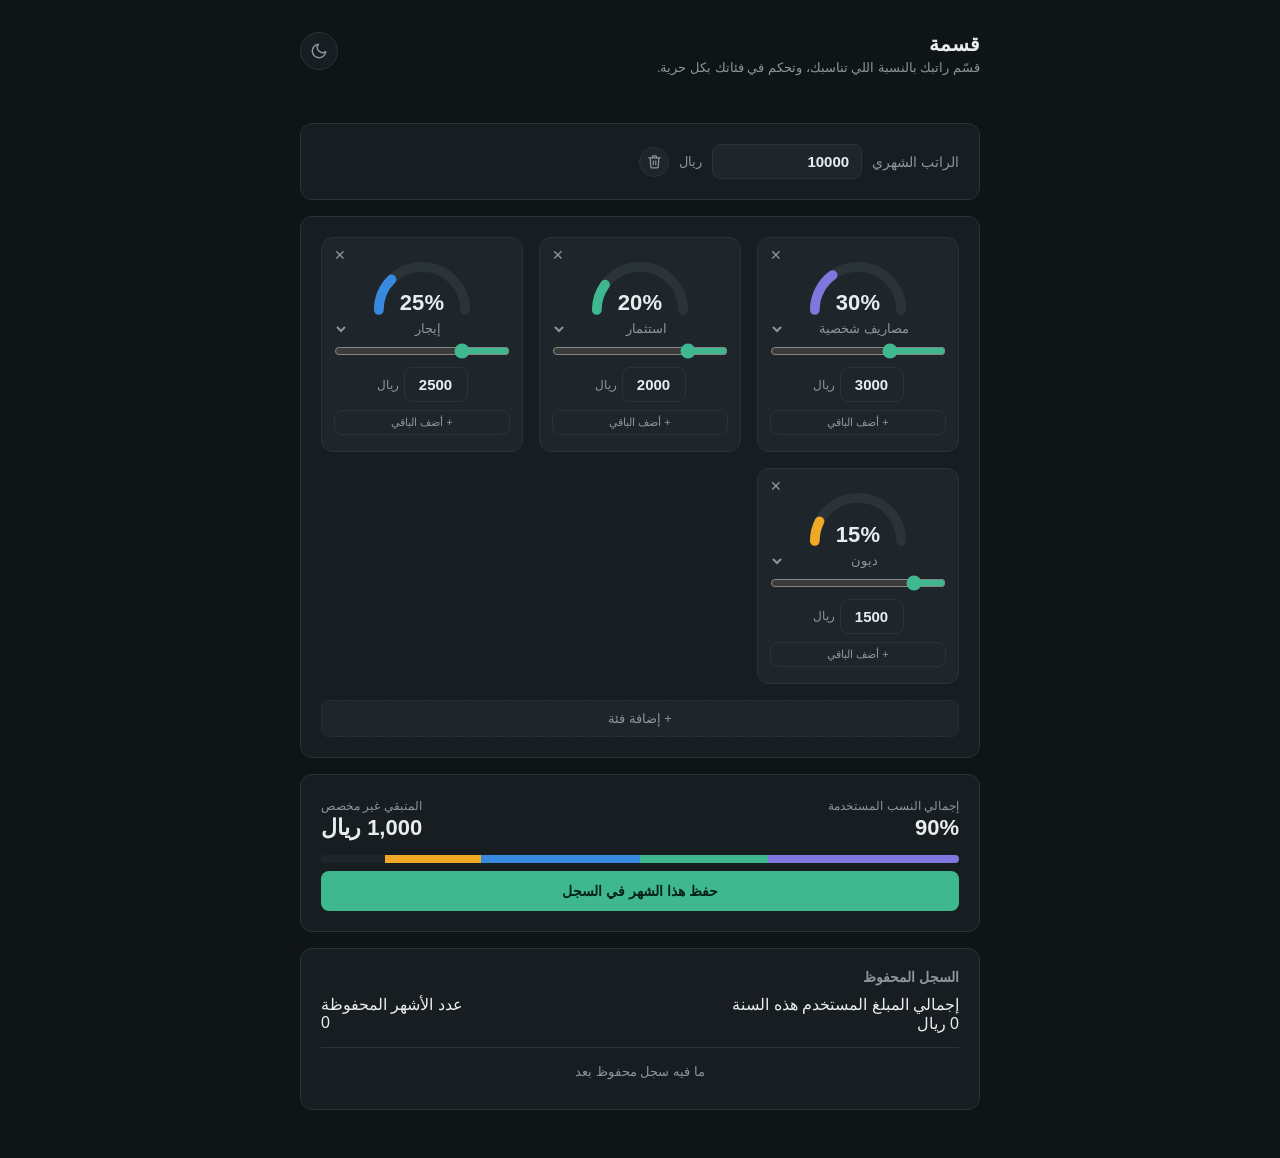
<file: index.html>
<!DOCTYPE html>
<html lang="ar" dir="rtl">
<head>
<meta charset="UTF-8">
<meta name="viewport" content="width=device-width, initial-scale=1.0, maximum-scale=1.0">
<meta name="mobile-web-app-capable" content="yes">
<meta name="apple-mobile-web-app-capable" content="yes">
<meta name="apple-mobile-web-app-status-bar-style" content="black-translucent">
<title>قسمة</title>
<!-- ملف التنسيق (الشكل والألوان والحركات) -->
<link rel="stylesheet" href="style.css">
</head>
<body>

<div class="wrap">

  <!-- الرأس: اسم التطبيق + زر تبديل الوضع الداكن/الفاتح -->
  <div class="top-row">
    <div>
      <h1>قسمة</h1>
      <p class="sub">قسّم راتبك بالنسبة اللي تناسبك، وتحكم في فئاتك بكل حرية.</p>
    </div>
    <button class="theme-btn" id="theme-toggle" aria-label="تبديل الوضع الداكن والفاتح">
      <svg id="theme-icon" viewBox="0 0 24 24" fill="none" stroke="currentColor" stroke-width="2" stroke-linecap="round" stroke-linejoin="round"></svg>
    </button>
  </div>

  <!-- بطاقة إدخال الراتب الشهري -->
  <div class="card">
    <div class="salary-row">
      <label for="salary">الراتب الشهري</label>
      <input type="number" id="salary" value="10000" min="0" step="100">
      <span style="font-size:13px; color: var(--text-dim);">ريال</span>
      <button class="reset-btn" id="reset-all" aria-label="مسح كل المبالغ والنسب">
        <svg viewBox="0 0 24 24" fill="none" stroke="currentColor" stroke-width="2" stroke-linecap="round" stroke-linejoin="round">
          <polyline points="3 6 5 6 21 6"></polyline>
          <path d="M19 6l-1 14a2 2 0 0 1-2 2H8a2 2 0 0 1-2-2L5 6"></path>
          <path d="M10 11v6M14 11v6"></path>
          <path d="M9 6V4a1 1 0 0 1 1-1h4a1 1 0 0 1 1 1v2"></path>
        </svg>
      </button>
    </div>
  </div>

  <!-- بطاقة الفئات: يتم تعبئتها ديناميكيًا بواسطة script.js -->
  <div class="card">
    <div class="cats-grid" id="cats"></div>
    <button class="add-btn" id="add-cat">+ إضافة فئة</button>
  </div>

  <!-- بطاقة الملخص: إجمالي النسب + المتبقي + زر الحفظ الشهري -->
  <div class="card">
    <div class="summary">
      <div>
        <div class="lbl">إجمالي النسب المستخدمة</div>
        <div class="val" id="total-pct">0%</div>
      </div>
      <div style="text-align:left;">
        <div class="lbl">المتبقي غير مخصص</div>
        <div class="val" id="remaining">0 ريال</div>
      </div>
    </div>
    <div class="bar" id="bar"></div>
    <button class="save-btn" id="save-month">حفظ هذا الشهر في السجل</button>
  </div>

  <!-- بطاقة السجل: إجمالي السنة + قائمة الأشهر المحفوظة -->
  <div class="card">
    <div class="section-title">السجل المحفوظ</div>
    <div class="year-total">
      <div>
        <div class="lbl">إجمالي المبلغ المستخدم هذه السنة</div>
        <div class="val" id="year-total-amt">0 ريال</div>
      </div>
      <div style="text-align:left;">
        <div class="lbl">عدد الأشهر المحفوظة</div>
        <div class="val" id="year-total-count">0</div>
      </div>
    </div>
    <div id="history"></div>
  </div>

</div>

<!-- ملف المنطق والتفاعل (JavaScript) -->
<script src="script.js"></script>
</body>
</html>
</file>
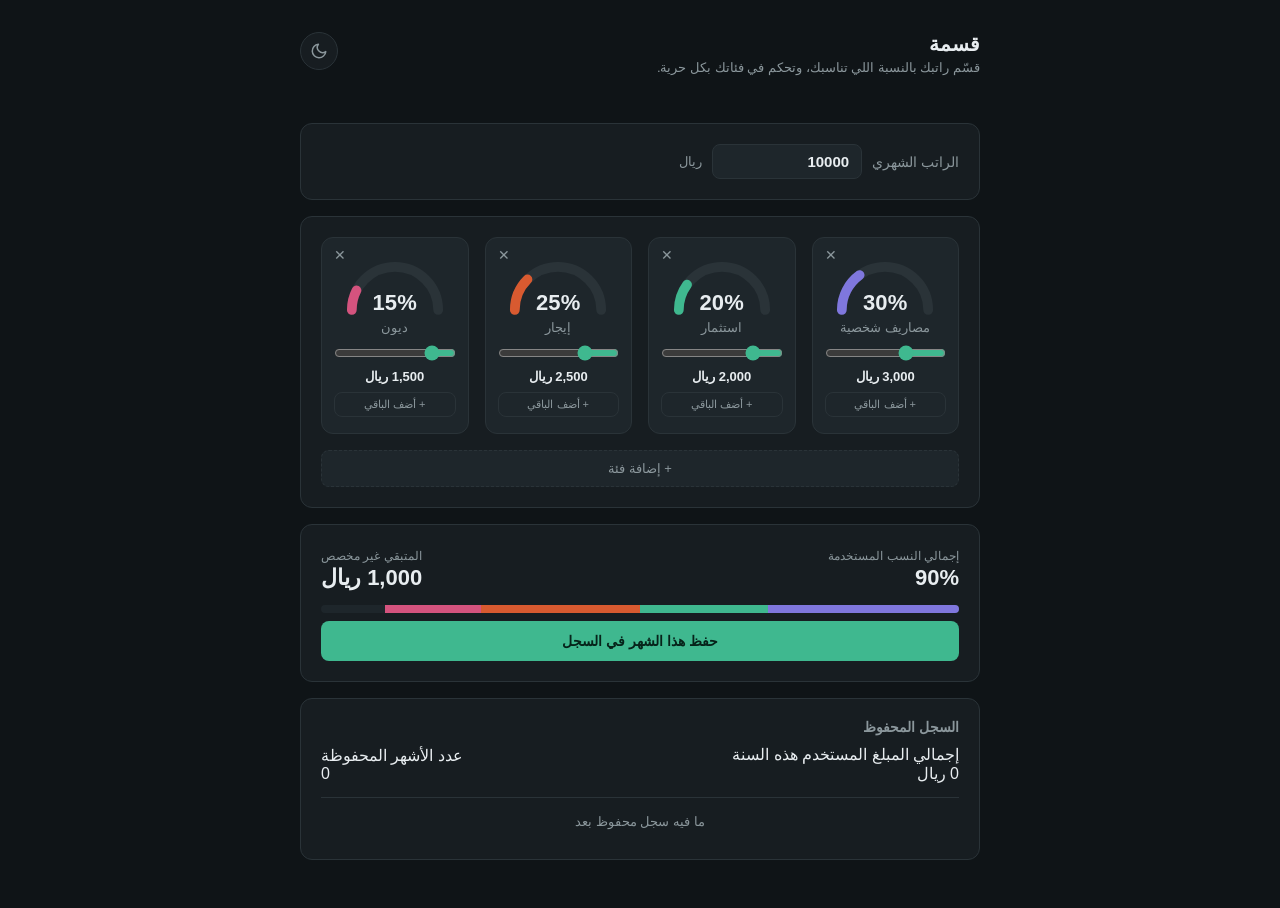
<file: salary_splitter (1).html>
<!DOCTYPE html>
<html lang="ar" dir="rtl">
<head>
<meta charset="UTF-8">
<title>مقسم الراتب</title>
<style>
  :root{
    --bg: #0f1417;
    --panel: #171d21;
    --panel-2: #1e262b;
    --border: #2a3338;
    --text: #e8edf0;
    --text-dim: #8b979c;
    --accent: #3fb88f;
    --danger: #e0645f;
    --radius: 12px;
  }
  :root[data-theme="light"]{
    --bg: #f4f6f7;
    --panel: #ffffff;
    --panel-2: #eef1f2;
    --border: #dde3e5;
    --text: #1c2427;
    --text-dim: #667075;
    --accent: #1f8f68;
    --danger: #c4403a;
  }
  *{box-sizing:border-box;}
  body{
    margin:0;
    font-family: "Segoe UI", Tahoma, Arial, sans-serif;
    background: var(--bg);
    color: var(--text);
    min-height: 100vh;
    padding: 32px 16px;
  }
  .wrap{
    max-width: 680px;
    margin: 0 auto;
  }
  h1{
    font-size: 20px;
    font-weight: 600;
    margin: 0 0 4px;
  }
  .sub{
    font-size: 13px;
    color: var(--text-dim);
    margin: 0 0 24px;
  }
  .card{
    background: var(--panel);
    border: 1px solid var(--border);
    border-radius: var(--radius);
    padding: 20px;
    margin-bottom: 16px;
  }
  .salary-row{
    display:flex;
    align-items:center;
    gap: 10px;
  }
  .salary-row label{
    font-size: 14px;
    color: var(--text-dim);
    white-space: nowrap;
  }
  input[type=number], input[type=text]{
    background: var(--panel-2);
    border: 1px solid var(--border);
    color: var(--text);
    border-radius: 8px;
    padding: 8px 12px;
    font-size: 15px;
    outline: none;
  }
  input[type=number]:focus, input[type=text]:focus{
    border-color: var(--accent);
  }
  #salary{ width: 150px; font-weight: 600; }

  .top-row{
    display:flex;
    justify-content:space-between;
    align-items:flex-start;
    margin-bottom: 24px;
  }
  .theme-btn{
    width: 38px;
    height: 38px;
    border-radius: 50%;
    background: var(--panel);
    border: 1px solid var(--border);
    color: var(--text-dim);
    cursor: pointer;
    display: flex;
    align-items: center;
    justify-content: center;
    flex-shrink: 0;
  }
  .theme-btn:hover{ color: var(--accent); border-color: var(--accent); }
  .theme-btn svg{ width: 18px; height: 18px; }

  .cats-grid{
    display: grid;
    grid-template-columns: repeat(auto-fit, minmax(140px, 1fr));
    gap: 16px;
  }
  .cat-card{
    position: relative;
    background: var(--panel-2);
    border: 1px solid var(--border);
    border-radius: var(--radius);
    padding: 14px 12px 16px;
    text-align: center;
  }
  .del-btn{
    position:absolute;
    top: 6px;
    left: 6px;
    background:none;
    border:none;
    color: var(--text-dim);
    cursor:pointer;
    font-size: 14px;
    padding: 4px 6px;
    line-height: 1;
  }
  .del-btn:hover{ color: var(--danger); }

  .gauge{
    position: relative;
    width: 108px;
    margin: 4px auto 2px;
  }
  .gauge svg{ width: 100%; height: auto; display:block; }
  .gauge path{ fill:none; stroke-width: 9; stroke-linecap: round; }
  .gauge-bg{ stroke: var(--border); }
  .gauge-label{
    position: absolute;
    left: 0; right: 0;
    bottom: 0;
    text-align: center;
    font-size: 22px;
    font-weight: 700;
    font-variant-numeric: tabular-nums;
    letter-spacing: 0.2px;
    color: var(--text);
  }

  .cat-name{
    display:block;
    width: 100%;
    text-align: center;
    font-size: 13px;
    background: transparent;
    border: none;
    color: var(--text-dim);
    padding: 2px 0 8px;
    margin-top: 2px;
  }
  .cat-name:focus{ outline: none; color: var(--text); }

  input[type=range]{
    width: 100%;
    accent-color: var(--accent);
    display:block;
    margin: 2px 0 8px;
  }
  .cat-amt{
    font-size: 13px;
    font-weight: 600;
    color: var(--text);
    margin-bottom: 8px;
  }

  .fill-btn{
    width: 100%;
    background: transparent;
    border: 1px solid var(--border);
    color: var(--text-dim);
    border-radius: 8px;
    padding: 5px 6px;
    font-size: 11px;
    cursor: pointer;
  }
  .fill-btn:hover{ color: var(--accent); border-color: var(--accent); }

  .add-btn{
    width:100%;
    margin-top: 16px;
    background: var(--panel-2);
    border: 1px dashed var(--border);
    color: var(--text-dim);
    border-radius: 8px;
    padding: 10px;
    font-size: 13px;
    cursor:pointer;
  }
  .add-btn:hover{ color: var(--text); border-color: var(--accent); }

  .summary{
    display:flex;
    justify-content:space-between;
    align-items:center;
    margin-top: 4px;
  }
  .summary .lbl{ font-size:12px; color: var(--text-dim); }
  .summary .val{ font-size: 22px; font-weight: 700; margin-top:2px; font-variant-numeric: tabular-nums; }
  .bar{
    height: 8px;
    border-radius: 4px;
    background: var(--panel-2);
    margin: 14px 0 4px;
    overflow:hidden;
    display:flex;
  }

  .save-btn{
    width:100%;
    background: var(--accent);
    color:#06231a;
    border:none;
    border-radius: 8px;
    padding: 12px;
    font-size: 14px;
    font-weight: 600;
    cursor:pointer;
    margin-top: 4px;
  }
  .save-btn:hover{ opacity:.9; }

  .hist-item{
    display:flex;
    justify-content:space-between;
    align-items:center;
    padding: 12px 0;
    border-bottom: 1px solid var(--border);
  }
  .year-total{
    display:flex;
    justify-content:space-between;
    align-items:center;
    padding-bottom: 14px;
    margin-bottom: 6px;
    border-bottom: 1px solid var(--border);
  }
  .hist-item:last-child{ border-bottom:none; }
  .hist-date{ font-size: 13px; font-weight: 600; }
  .hist-breakdown{ font-size:12px; color: var(--text-dim); margin-top:2px; }
  .hist-salary{ font-size:14px; font-weight:600; font-variant-numeric: tabular-nums; }
  .empty{ font-size:13px; color: var(--text-dim); text-align:center; padding: 10px 0; }
  .section-title{ font-size:14px; font-weight:600; margin-bottom:10px; color: var(--text-dim); }
</style>
</head>
<body>
<div class="wrap">
  <div class="top-row">
    <div>
      <h1>قسمة</h1>
      <p class="sub">قسّم راتبك بالنسبة اللي تناسبك، وتحكم في فئاتك بكل حرية.</p>
    </div>
    <button class="theme-btn" id="theme-toggle" aria-label="تبديل الوضع الداكن والفاتح">
      <svg id="theme-icon" viewBox="0 0 24 24" fill="none" stroke="currentColor" stroke-width="2" stroke-linecap="round" stroke-linejoin="round"></svg>
    </button>
  </div>

  <div class="card">
    <div class="salary-row">
      <label for="salary">الراتب الشهري</label>
      <input type="number" id="salary" value="10000" min="0" step="100">
      <span style="font-size:13px; color: var(--text-dim);">ريال</span>
    </div>
  </div>

  <div class="card">
    <div class="cats-grid" id="cats"></div>
    <button class="add-btn" id="add-cat">+ إضافة فئة</button>
  </div>

  <div class="card">
    <div class="summary">
      <div>
        <div class="lbl">إجمالي النسب المستخدمة</div>
        <div class="val" id="total-pct">0%</div>
      </div>
      <div style="text-align:left;">
        <div class="lbl">المتبقي غير مخصص</div>
        <div class="val" id="remaining">0 ريال</div>
      </div>
    </div>
    <div class="bar" id="bar"></div>
    <button class="save-btn" id="save-month">حفظ هذا الشهر في السجل</button>
  </div>

  <div class="card">
    <div class="section-title">السجل المحفوظ</div>
    <div class="year-total">
      <div>
        <div class="lbl">إجمالي المبلغ المستخدم هذه السنة</div>
        <div class="val" id="year-total-amt">0 ريال</div>
      </div>
      <div style="text-align:left;">
        <div class="lbl">عدد الأشهر المحفوظة</div>
        <div class="val" id="year-total-count">0</div>
      </div>
    </div>
    <div id="history"></div>
  </div>
</div>

<script>
const sunIcon = '<circle cx="12" cy="12" r="4"></circle><path d="M12 2v2M12 20v2M4.93 4.93l1.41 1.41M17.66 17.66l1.41 1.41M2 12h2M20 12h2M4.93 19.07l1.41-1.41M17.66 6.34l1.41-1.41"></path>';
const moonIcon = '<path d="M21 12.79A9 9 0 1 1 11.21 3 7 7 0 0 0 21 12.79z"></path>';

function applyTheme(theme){
  document.documentElement.setAttribute('data-theme', theme);
  document.getElementById('theme-icon').innerHTML = theme === 'light' ? sunIcon : moonIcon;
}

async function loadTheme(){
  let theme = 'dark';
  try{
    const v = localStorage.getItem('qisma-theme');
    if(v) theme = v;
  }catch(e){}
  applyTheme(theme);
}

document.getElementById('theme-toggle').addEventListener('click', async () => {
  const current = document.documentElement.getAttribute('data-theme') || 'dark';
  const next = current === 'dark' ? 'light' : 'dark';
  applyTheme(next);
  if(typeof categories !== 'undefined' && categories.length){
    renderCats();
    recalc();
  }
  try{ localStorage.setItem('qisma-theme', next); }catch(e){}
});

loadTheme();

const paletteDark = ['#7f77dd','#3fb88f','#d85a30','#d4537e','#378add','#efa927','#8b979c','#a94ad4'];
const paletteLight = ['#534ab7','#0f6e56','#993c1d','#993556','#185fa5','#854f0b','#5f5e5a','#712b13'];
function getColor(idx){
  const theme = document.documentElement.getAttribute('data-theme') || 'dark';
  const p = theme === 'light' ? paletteLight : paletteDark;
  return p[idx % p.length];
}
const ARC_LEN = 125.66;
let categories = [];
let salary = 10000;
let history = [];

function uid(){ return Math.random().toString(36).slice(2,9); }

function fmt(n){
  return Math.round(n).toLocaleString('en-US');
}

async function loadState(){
  try{
    const v = localStorage.getItem('qisma-state');
    if(v){
      const parsed = JSON.parse(v);
      salary = parsed.salary ?? 10000;
      categories = parsed.categories ?? defaultCats();
      categories.forEach((c, i) => { if(c.colorIndex === undefined) c.colorIndex = i; });
    } else {
      categories = defaultCats();
    }
  }catch(e){
    categories = defaultCats();
  }
  try{
    const v = localStorage.getItem('qisma-history');
    if(v){
      history = JSON.parse(v);
    }
  }catch(e){
    history = [];
  }
  document.getElementById('salary').value = salary;
  renderCats();
  renderHistory();
  recalc();
}

function defaultCats(){
  return [
    { id: uid(), name: 'مصاريف شخصية', colorIndex: 0, pct: 30 },
    { id: uid(), name: 'استثمار', colorIndex: 1, pct: 20 },
    { id: uid(), name: 'إيجار', colorIndex: 2, pct: 25 },
    { id: uid(), name: 'ديون', colorIndex: 3, pct: 15 }
  ];
}

async function saveState(){
  try{
    localStorage.setItem('qisma-state', JSON.stringify({ salary, categories }));
  }catch(e){
    console.error('تعذر الحفظ', e);
  }
}

function renderCats(){
  const el = document.getElementById('cats');
  el.innerHTML = '';
  categories.forEach(cat => {
    const card = document.createElement('div');
    card.className = 'cat-card';
    card.innerHTML = `
      <button class="del-btn" data-id="${cat.id}" aria-label="حذف الفئة">✕</button>
      <div class="gauge">
        <svg viewBox="0 0 100 56">
          <path class="gauge-bg" d="M10,50 A40,40 0 0,1 90,50"></path>
          <path class="gauge-fg" id="arc-${cat.id}" d="M10,50 A40,40 0 0,1 90,50" stroke="${getColor(cat.colorIndex)}" stroke-dasharray="${ARC_LEN}" stroke-dashoffset="${ARC_LEN}"></path>
        </svg>
        <div class="gauge-label" id="pct-${cat.id}">0%</div>
      </div>
      <input class="cat-name" value="${cat.name}" data-id="${cat.id}" />
      <input type="range" min="0" max="100" step="1" value="${cat.pct}" data-id="${cat.id}" class="slider" />
      <div class="cat-amt" id="amt-${cat.id}">0 ريال</div>
      <button class="fill-btn" data-id="${cat.id}">+ أضف الباقي</button>
    `;
    el.appendChild(card);
  });

  el.querySelectorAll('.slider').forEach(s => {
    s.addEventListener('input', e => {
      const cat = categories.find(c => c.id === e.target.dataset.id);
      cat.pct = Number(e.target.value);
      recalc();
      saveState();
    });
  });
  el.querySelectorAll('.cat-name').forEach(inp => {
    inp.addEventListener('change', e => {
      const cat = categories.find(c => c.id === e.target.dataset.id);
      cat.name = e.target.value || cat.name;
      saveState();
    });
  });
  el.querySelectorAll('.del-btn').forEach(btn => {
    btn.addEventListener('click', e => {
      categories = categories.filter(c => c.id !== e.target.dataset.id);
      renderCats();
      recalc();
      saveState();
    });
  });
  el.querySelectorAll('.fill-btn').forEach(btn => {
    btn.addEventListener('click', e => {
      const cat = categories.find(c => c.id === e.target.dataset.id);
      const totalPct = categories.reduce((sum, c) => sum + c.pct, 0);
      const remaining = 100 - totalPct;
      cat.pct = Math.max(0, Math.min(100, cat.pct + remaining));
      const slider = el.querySelector(`.slider[data-id="${cat.id}"]`);
      if(slider) slider.value = cat.pct;
      recalc();
      saveState();
    });
  });
}

function recalc(){
  salary = Math.max(0, Number(document.getElementById('salary').value) || 0);
  let totalPct = 0;
  const bar = document.getElementById('bar');
  bar.innerHTML = '';
  categories.forEach(cat => {
    totalPct += cat.pct;
    const amt = salary * cat.pct / 100;
    const pctEl = document.getElementById('pct-' + cat.id);
    const amtEl = document.getElementById('amt-' + cat.id);
    const arcEl = document.getElementById('arc-' + cat.id);
    if(pctEl) pctEl.textContent = cat.pct + '%';
    if(amtEl) amtEl.textContent = fmt(amt) + ' ريال';
    if(arcEl) arcEl.setAttribute('stroke-dashoffset', ARC_LEN * (1 - cat.pct / 100));
    const seg = document.createElement('div');
    seg.style.cssText = `height:100%; width:${cat.pct}%; background:${getColor(cat.colorIndex)};`;
    bar.appendChild(seg);
  });
  const totalEl = document.getElementById('total-pct');
  totalEl.textContent = totalPct + '%';
  totalEl.style.color = totalPct > 100 ? 'var(--danger)' : 'var(--text)';
  const remaining = salary * (100 - totalPct) / 100;
  const remEl = document.getElementById('remaining');
  remEl.textContent = fmt(remaining) + ' ريال';
  remEl.style.color = remaining < 0 ? 'var(--danger)' : 'var(--text)';
}

function renderHistory(){
  const currentYear = new Date().getFullYear();
  const yearEntries = history.filter(h => h.year === currentYear);
  const yearTotal = yearEntries.reduce((sum, h) => sum + h.salary, 0);
  document.getElementById('year-total-amt').textContent = fmt(yearTotal) + ' ريال';
  document.getElementById('year-total-count').textContent = yearEntries.length;

  const el = document.getElementById('history');
  if(history.length === 0){
    el.innerHTML = '<div class="empty">ما فيه سجل محفوظ بعد</div>';
    return;
  }
  el.innerHTML = '';
  [...history].reverse().forEach(entry => {
    const item = document.createElement('div');
    item.className = 'hist-item';
    const breakdown = entry.categories.map(c => `${c.name} ${c.pct}%`).join(' · ');
    item.innerHTML = `
      <div>
        <div class="hist-date">${entry.date}</div>
        <div class="hist-breakdown">${breakdown}</div>
      </div>
      <div style="display:flex; align-items:center; gap:10px;">
        <div class="hist-salary">${fmt(entry.salary)} ريال</div>
        <button class="del-btn" style="position:static;" data-id="${entry.id}" aria-label="حذف من السجل">✕</button>
      </div>
    `;
    el.appendChild(item);
  });
  el.querySelectorAll('.del-btn').forEach(btn => {
    btn.addEventListener('click', async e => {
      history = history.filter(h => h.id !== e.target.dataset.id);
      renderHistory();
      try{ localStorage.setItem('qisma-history', JSON.stringify(history)); }catch(err){}
    });
  });
}

document.getElementById('salary').addEventListener('input', () => { recalc(); saveState(); });

document.getElementById('add-cat').addEventListener('click', () => {
  const colorIndex = categories.length;
  categories.push({ id: uid(), name: 'فئة جديدة', colorIndex, pct: 0 });
  renderCats();
  recalc();
  saveState();
});

document.getElementById('save-month').addEventListener('click', async () => {
  const now = new Date();
  const dateStr = now.toLocaleDateString('ar-SA', { year:'numeric', month:'long' });
  const entry = {
    id: uid(),
    date: dateStr,
    year: now.getFullYear(),
    salary,
    categories: categories.map(c => ({ name: c.name, pct: c.pct, colorIndex: c.colorIndex }))
  };
  history.push(entry);
  renderHistory();
  try{
    localStorage.setItem('qisma-history', JSON.stringify(history));
  }catch(e){
    console.error('تعذر حفظ السجل', e);
  }
});

loadState();
</script>
</body>
</html>
</file>
<file: style.css>
/* ============================================================
   1) المتغيرات (Variables) — ألوان الوضع الداكن والفاتح
   كل الألوان بالتطبيق مبنية على هذي المتغيرات، فتغيير قيمة واحدة
   هنا يغيّر لون العنصر بكل مكان يستخدمه بالصفحة
   ============================================================ */
:root{
  --bg: #0f1417;          /* خلفية الصفحة */
  --panel: #171d21;       /* خلفية البطاقات */
  --panel-2: #1e262b;     /* خلفية العناصر الداخلية (حقول، فئات) */
  --border: #2a3338;      /* لون الحدود والخطوط */
  --text: #e8edf0;        /* لون النص الأساسي */
  --text-dim: #8b979c;    /* لون النص الثانوي/الباهت */
  --accent: #3fb88f;      /* اللون المميز (أزرار، تركيز) */
  --danger: #e0645f;      /* لون التنبيه (تجاوز 100%) */
  --radius: 12px;         /* درجة استدارة الحواف */
  --ease-out: cubic-bezier(0.23, 1, 0.32, 1);     /* منحنى حركة للدخول/التغيير */
  --ease-in-out: cubic-bezier(0.77, 0, 0.175, 1); /* منحنى حركة للخروج/الدوران */
}

/* نفس المتغيرات لكن بقيم الوضع الفاتح، تُفعّل لما نضيف data-theme="light" على <html> */
:root[data-theme="light"]{
  --bg: #f4f6f7;
  --panel: #ffffff;
  --panel-2: #eef1f2;
  --border: #dde3e5;
  --text: #1c2427;
  --text-dim: #667075;
  --accent: #1f8f68;
  --danger: #c4403a;
}

/* ============================================================
   2) الأساسيات (Reset & Base)
   ============================================================ */
*{ box-sizing:border-box; }
body{
  margin:0;
  font-family: "Segoe UI", Tahoma, Arial, sans-serif;
  background: var(--bg);
  color: var(--text);
  min-height: 100vh;
  padding: 32px 16px;
}
.wrap{
  max-width: 680px;
  margin: 0 auto;
}
h1{
  font-size: 20px;
  font-weight: 600;
  margin: 0 0 4px;
}
.sub{
  font-size: 13px;
  color: var(--text-dim);
  margin: 0 0 24px;
}
.card{
  background: var(--panel);
  border: 1px solid var(--border);
  border-radius: var(--radius);
  padding: 20px;
  margin-bottom: 16px;
}

/* ============================================================
   3) الرأس (اسم التطبيق + زر تبديل الوضع الداكن/الفاتح)
   ============================================================ */
.top-row{
  display:flex;
  justify-content:space-between;
  align-items:flex-start;
  margin-bottom: 24px;
}
.theme-btn{
  width: 38px;
  height: 38px;
  border-radius: 50%;
  background: var(--panel);
  border: 1px solid var(--border);
  color: var(--text-dim);
  cursor: pointer;
  display: flex;
  align-items: center;
  justify-content: center;
  flex-shrink: 0;
  transition: color 150ms ease, border-color 150ms ease, transform 150ms var(--ease-out);
}
/* الـ hover يشتغل بس على الأجهزة اللي فيها ماوس فعلي، مو باللمس */
@media (hover: hover) and (pointer: fine){
  .theme-btn:hover{ color: var(--accent); border-color: var(--accent); }
}
.theme-btn:active{ transform: scale(0.9); } /* انكماش خفيف عند الضغط */
.theme-btn svg{ width: 18px; height: 18px; transition: transform 220ms var(--ease-in-out); }
.theme-btn.spin svg{ transform: rotate(180deg); } /* دوران الأيقونة عند تبديل الوضع */

/* ============================================================
   4) حقول الإدخال العامة (الراتب وغيره)
   ============================================================ */
input[type=number], input[type=text]{
  background: var(--panel-2);
  border: 1px solid var(--border);
  color: var(--text);
  border-radius: 8px;
  padding: 8px 12px;
  font-size: 15px;
  outline: none;
}
input[type=number]:focus, input[type=text]:focus{
  border-color: var(--accent);
  transition: border-color 150ms ease;
}
.salary-row{
  display:flex;
  align-items:center;
  gap: 10px;
}
.salary-row label{
  font-size: 14px;
  color: var(--text-dim);
  white-space: nowrap;
}
#salary{ width: 150px; font-weight: 600; transition: border-color 150ms ease; }

/* ============================================================
   5) شبكة بطاقات الفئات
   ============================================================ */
.cats-grid{
  display: grid;
  grid-template-columns: repeat(auto-fit, minmax(150px, 1fr));
  gap: 16px;
}

/* بطاقة الفئة الواحدة، فيها حركة دخول عند الإنشاء وحركة عند الحذف */
.cat-card{
  position: relative;
  background: var(--panel-2);
  border: 1px solid var(--border);
  border-radius: var(--radius);
  padding: 14px 12px 16px;
  text-align: center;
  animation: cardIn 260ms var(--ease-out) both;
  transition: border-color 150ms ease, opacity 180ms ease, transform 180ms var(--ease-in-out);
}
.cat-card.removing{ /* تُضاف هذي الكلاس لحظة الحذف عشان تعطي حركة تلاشي قبل الإزالة الفعلية */
  opacity: 0;
  transform: scale(0.94);
  pointer-events: none;
}
@media (hover: hover) and (pointer: fine){
  .cat-card:hover{ border-color: var(--accent); }
}
@keyframes cardIn{
  from{ opacity: 0; transform: translateY(8px) scale(0.97); }
  to{ opacity: 1; transform: translateY(0) scale(1); }
}

/* زر حذف الفئة (✕) أعلى زاوية البطاقة */
.del-btn{
  position:absolute;
  top: 6px;
  left: 6px;
  background:none;
  border:none;
  color: var(--text-dim);
  cursor:pointer;
  font-size: 14px;
  padding: 4px 6px;
  line-height: 1;
  border-radius: 6px;
  transition: color 150ms ease, transform 120ms var(--ease-out), background 150ms ease;
}
@media (hover: hover) and (pointer: fine){
  .del-btn:hover{ color: var(--danger); background: rgba(224,100,95,0.1); }
}
.del-btn:active{ transform: scale(0.88); }

/* ============================================================
   6) مؤشر نصف الدائرة (Gauge) لكل فئة
   ============================================================ */
.gauge{
  position: relative;
  width: 108px;
  margin: 4px auto 2px;
}
.gauge svg{ width: 100%; height: auto; display:block; }
.gauge path{ fill:none; stroke-width: 9; stroke-linecap: round; }
.gauge-bg{ stroke: var(--border); }               /* المسار الخلفي (الرمادي) */
.gauge-fg{ transition: stroke-dashoffset 240ms var(--ease-out), stroke 200ms ease; } /* المسار الملون المتحرك */
.gauge-label{
  position: absolute;
  left: 0; right: 0;
  bottom: 0;
  text-align: center;
  font-size: 22px;
  font-weight: 700;
  font-variant-numeric: tabular-nums; /* أرقام بعرض ثابت عشان ما "ترقص" لما تتغير */
  letter-spacing: 0.2px;
  color: var(--text);
  transition: color 150ms ease;
}

/* ============================================================
   7) اختيار اسم الفئة (قائمة منسدلة + حقل مخصص عند اختيار "أخرى")
   ============================================================ */
.cat-select{
  display:block;
  width: 100%;
  text-align: center;
  text-align-last: center;
  font-size: 13px;
  background: transparent;
  border: none;
  color: var(--text-dim);
  padding: 2px 0 4px;
  margin-top: 2px;
  cursor: pointer;
  transition: color 150ms ease;
}
.cat-select:hover, .cat-select:focus{ outline: none; color: var(--text); }
.cat-select option{ background: var(--panel-2); color: var(--text); }

.cat-name-custom{
  display:block;
  width: 100%;
  text-align: center;
  font-size: 12.5px;
  background: transparent;
  border: none;
  border-bottom: 1px dashed var(--border);
  color: var(--text-dim);
  padding: 2px 0 6px;
  margin: 0 0 6px;
  animation: revealIn 200ms var(--ease-out) both; /* يظهر بحركة انزلاق خفيفة */
}
.cat-name-custom:focus{ outline: none; color: var(--text); border-color: var(--accent); }
@keyframes revealIn{
  from{ opacity: 0; transform: translateY(-4px); }
  to{ opacity: 1; transform: translateY(0); }
}

/* ============================================================
   8) شريط السحب (Slider) وحقل المبلغ القابل للتعديل
   ============================================================ */
input[type=range]{
  width: 100%;
  accent-color: var(--accent);
  display:block;
  margin: 2px 0 8px;
}
.amt-row{
  display: flex;
  align-items: center;
  justify-content: center;
  gap: 5px;
  margin-bottom: 8px;
}
.amt-input{
  width: 64px;
  text-align: center;
  font-size: 13px;
  font-weight: 600;
  background: transparent;
  border: none;
  border-bottom: 1px dashed var(--border);
  color: var(--text);
  padding: 1px 2px;
  font-variant-numeric: tabular-nums;
  transition: border-color 150ms ease;
}
.amt-input:hover, .amt-input:focus{ outline: none; border-color: var(--accent); }
.amt-suffix{ font-size: 12px; color: var(--text-dim); }
/* إخفاء أسهم الزيادة/النقصان الافتراضية لحقل الرقم */
.amt-input::-webkit-outer-spin-button, .amt-input::-webkit-inner-spin-button{ -webkit-appearance: none; margin: 0; }
.amt-input{ -moz-appearance: textfield; }

/* زر "أضف الباقي" تحت كل فئة */
.fill-btn{
  width: 100%;
  background: transparent;
  border: 1px solid var(--border);
  color: var(--text-dim);
  border-radius: 8px;
  padding: 5px 6px;
  font-size: 11px;
  cursor: pointer;
  transition: color 150ms ease, border-color 150ms ease, transform 120ms var(--ease-out);
}
@media (hover: hover) and (pointer: fine){
  .fill-btn:hover{ color: var(--accent); border-color: var(--accent); }
}
.fill-btn:active{ transform: scale(0.96); }

/* زر "إضافة فئة" أسفل الشبكة */
.add-btn{
  width:100%;
  margin-top: 16px;
  background: var(--panel-2);
  border: 1px dashed var(--border);
  color: var(--text-dim);
  border-radius: 8px;
  padding: 10px;
  font-size: 13px;
  cursor:pointer;
  transition: color 150ms ease, border-color 150ms ease, transform 120ms var(--ease-out);
}
@media (hover: hover) and (pointer: fine){
  .add-btn:hover{ color: var(--text); border-color: var(--accent); }
}
.add-btn:active{ transform: scale(0.98); }

/* ============================================================
   9) بطاقة الملخص (إجمالي النسب + المتبقي + الشريط + زر الحفظ)
   ============================================================ */
.summary{
  display:flex;
  justify-content:space-between;
  align-items:center;
  margin-top: 4px;
}
.summary .lbl{ font-size:12px; color: var(--text-dim); }
.summary .val{ font-size: 22px; font-weight: 700; margin-top:2px; font-variant-numeric: tabular-nums; transition: color 150ms ease; }

.bar{
  height: 8px;
  border-radius: 4px;
  background: var(--panel-2);
  margin: 14px 0 4px;
  overflow:hidden;
  display:flex;
}
.bar > div{ transition: width 240ms var(--ease-out), background 200ms ease; } /* كل شريحة تكبر/تصغر بحركة سلسة */

.save-btn{
  width:100%;
  background: var(--accent);
  color:#06231a;
  border:none;
  border-radius: 8px;
  padding: 12px;
  font-size: 14px;
  font-weight: 600;
  cursor:pointer;
  margin-top: 4px;
  transition: opacity 150ms ease, transform 120ms var(--ease-out), background 200ms ease;
}
@media (hover: hover) and (pointer: fine){
  .save-btn:hover{ opacity:.9; }
}
.save-btn:active{ transform: scale(0.98); }
.save-btn.saved{ background: #2f9e60; } /* يتلون أخضر لحظة تأكيد الحفظ */
:root[data-theme="light"] .save-btn{ color: #f2f5f3; }

/* زر المسح الشامل (أيقونة زبالة فقط) — بجانب حقل الراتب */
.reset-btn{
  width: 30px;
  height: 30px;
  flex-shrink: 0;
  border-radius: 50%;
  background: var(--panel-2);
  border: 1px solid var(--border);
  color: var(--text-dim);
  cursor: pointer;
  display: flex;
  align-items: center;
  justify-content: center;
  transition: color 150ms ease, border-color 150ms ease, transform 120ms var(--ease-out), background 150ms ease;
}
.reset-btn svg{ width: 15px; height: 15px; }
@media (hover: hover) and (pointer: fine){
  .reset-btn:hover{ color: var(--danger); border-color: var(--danger); background: rgba(224,100,95,0.08); }
}
.reset-btn:active{ transform: scale(0.88); }

/* ============================================================
   10) بطاقة السجل (إجمالي السنة + قائمة الأشهر المحفوظة)
   ============================================================ */
.year-total{
  display:flex;
  justify-content:space-between;
  align-items:center;
  padding-bottom: 14px;
  margin-bottom: 6px;
  border-bottom: 1px solid var(--border);
}
.hist-item{
  display:flex;
  justify-content:space-between;
  align-items:center;
  padding: 12px 0;
  border-bottom: 1px solid var(--border);
  animation: cardIn 260ms var(--ease-out) both;
}
.hist-item:last-child{ border-bottom:none; }
.hist-date{ font-size: 13px; font-weight: 600; }
.hist-breakdown{ font-size:12px; color: var(--text-dim); margin-top:2px; }
.hist-salary{ font-size:14px; font-weight:600; font-variant-numeric: tabular-nums; }
.empty{ font-size:13px; color: var(--text-dim); text-align:center; padding: 10px 0; }
.section-title{ font-size:14px; font-weight:600; margin-bottom:10px; color: var(--text-dim); }
</file>
